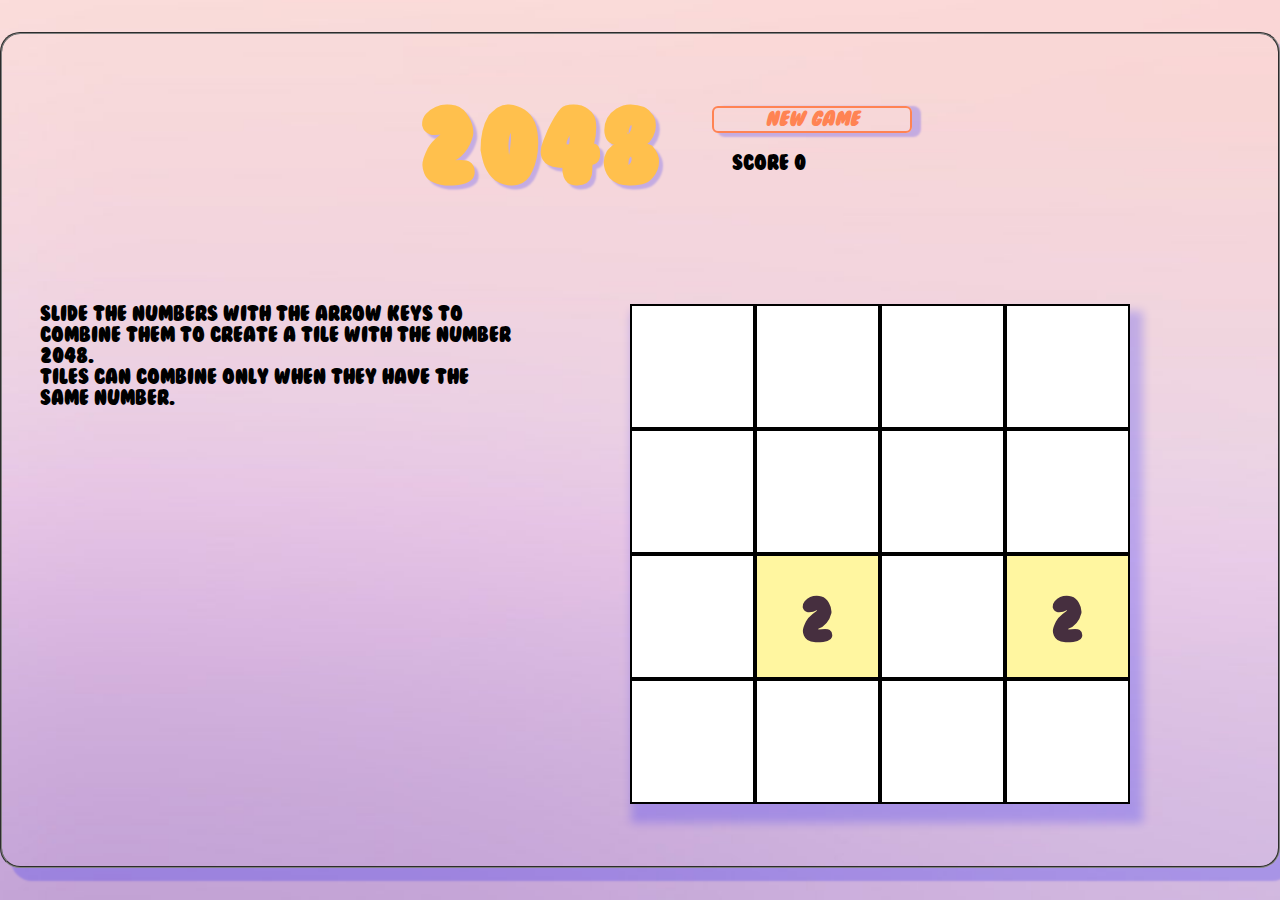
<file: Projet 1 _ 2048/index.html>
<!DOCTYPE html>
<html lang="en">
  <head>
    <meta charset="UTF-8" />
    <meta name="viewport" content="width=device-width, initial-scale=1.0" />
    <meta http-equiv="X-UA-Compatible" content="ie=edge" />
    <link rel="stylesheet" href="style.css" type="text/css" />
    <title>2048</title>
  </head>
  <body>
    <div class="game-container">
      <div class="rect">
        <header>
          <h1>2048</h1>
          <div id="game">
            <button id="btnNewGame" class="btn">New Game</button>
            <!-- <div id="bestScore">Best Score</div> -->
            <div id="score"></div>
          </div>
        </header>

        <div id="game-block">
          <div id="instruction">
            Slide the numbers with the arrow keys to combine them to create a
            tile with the number <span>2048</span>. <br />
            Tiles can combine only when they have the same number.
          </div>
        </div>
      </div>
    </div>
  </body>

  <script src="p5.js"></script>
  <script src="buton.js"></script>

  <script src="example.js"></script>
</html>
</file>
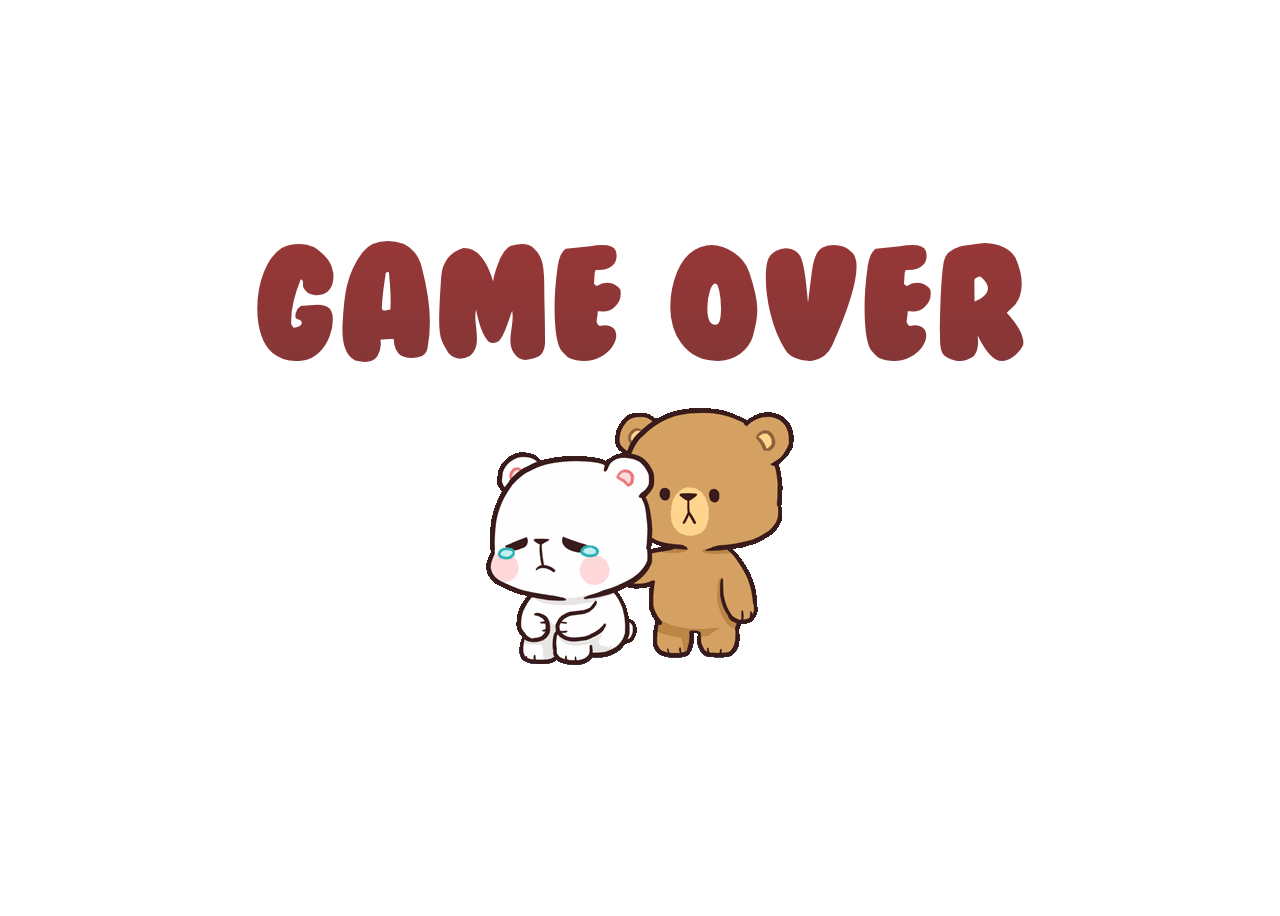
<file: Projet 1 _ 2048/gameover.html>
<!DOCTYPE html>
<html lang="en">
  <head>
    <meta charset="UTF-8" />
    <meta name="viewport" content="width=device-width, initial-scale=1.0" />
    <meta http-equiv="X-UA-Compatible" content="ie=edge" />
    <title>gameover</title>
    <link rel="stylesheet" href="style3.css" type="text/css" />
  </head>
  <body>
    <div class="gameover">
      GAME OVER
      <img src="./gifsad.gif" />
    </div>
  </body>
</html>
</file>
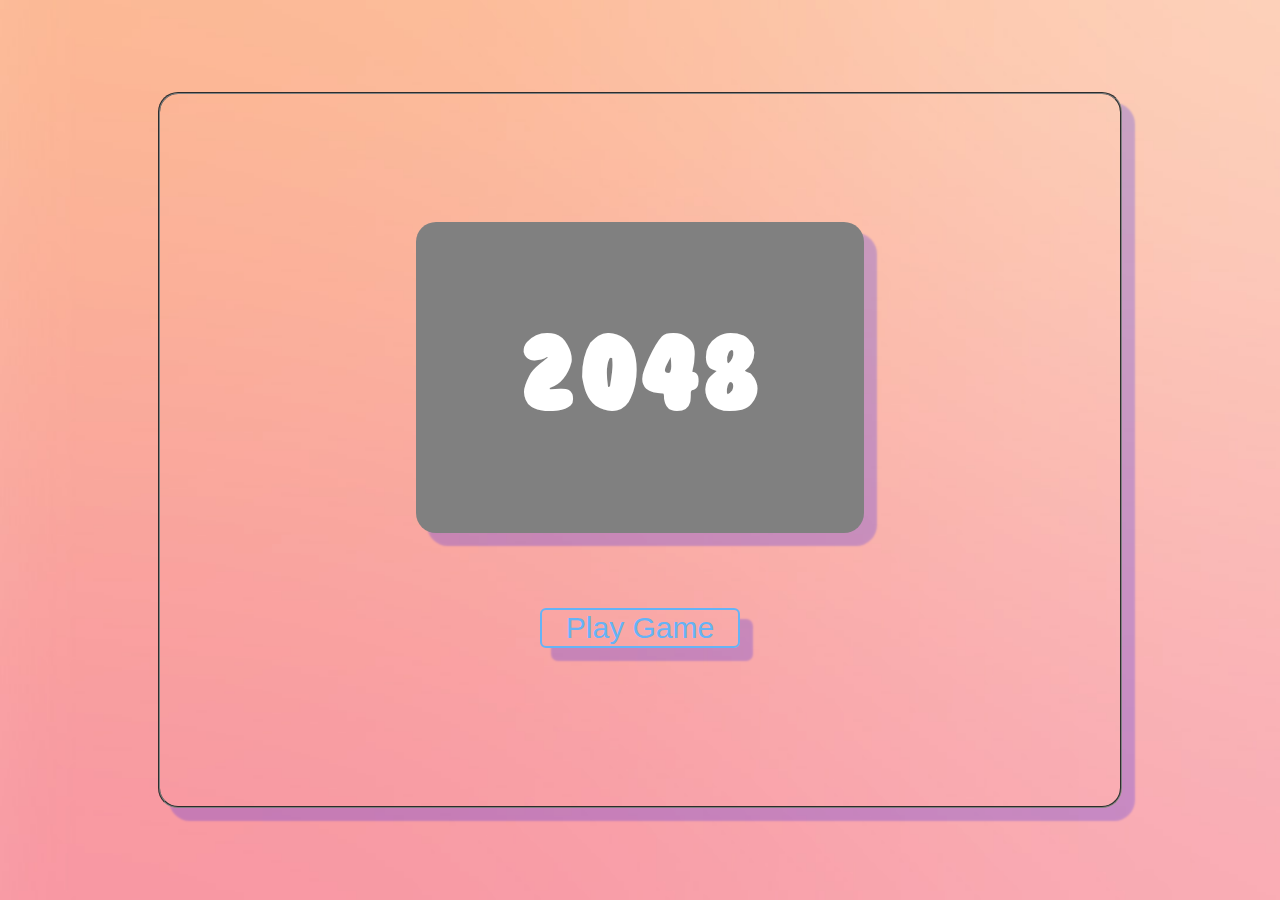
<file: Projet 1 _ 2048/welcome.html>
<!DOCTYPE html>
<html lang="en">
  <head>
    <meta charset="UTF-8" />
    <meta name="viewport" content="width=device-width, initial-scale=1.0" />
    <meta http-equiv="X-UA-Compatible" content="ie=edge" />
    <title>welcome</title>
    <link rel="stylesheet" href="style2.css" type="text/css" />
  </head>
  <body>
    <div class="full-page">
      <div class="big-container">
        <div class="gamecont">2048</div>
        <div class="case-play">
          <button class="btn1">
            <a href="./index.html" style="text-decoration:none ; color:#65b3f6"
              >Play Game</a
            >
          </button>
        </div>
      </div>
    </div>
  </body>
</html>
</file>
<file: Projet 1 _ 2048/style.css>
@font-face {
  font-family: "Bubblegum";
  src: url("./Bubblegum.ttf");
}
body {
  background: url("./649168.jpg");
  background-size: cover;
  background-attachment: fixed;
  font-family: "Bubblegum";
  margin: 0;
  display: flex;
  justify-content: center;
  align-items: center;
  flex-direction: column;
}
header {
  display: flex;
  justify-content: center;
  align-items: center;
  width: 400px;
  height: auto;
}
h1 {
  font-family: "Bubblegum";
  text-align: center;
  font-size: 100px;
  color: #ffc04d;
  margin: 50px;
  text-shadow: 4px 4px 2px rgba(0, 0, 255, 0.2);
}
#instruction {
  width: 40%;
  font-size: 20px;
}
.game-container {
  width: 100%;
  height: 100vh;
  display: flex;
  justify-content: center;
  align-items: center;
  flex-direction: column;
}
.btn {
  color: #ff8353;
  background: transparent;
  border: 2px solid #ff8353;
  border-radius: 6px;
  width: 200px;
  height: auto;
  font-size: 20px;
  font-style: oblique;
  font-family: "Bubblegum";
  text-align: center;
  box-shadow: 7px 2px 2px 2px rgba(0, 0, 255, 0.2);
}

.btn:hover {
  background-color: #ff8353;
  color: white;
}

#game-block {
  display: flex;
  margin: 50px 0;
  padding: 0;
}
canvas {
  padding: 0;
  margin: auto;
  font-style: inherit;
  box-shadow: 7px 13px 9px 6px rgba(0, 0, 255, 0.2);
}

#score {
  padding: 20px;
  font-size: 20px;
}
.rect {
  display: flex;
  justify-content: center;
  align-items: center;
  padding: 1% 3%;
  flex-direction: column;
  border-radius: 20px;
  border: 2px groove #808080;
  box-shadow: 12px 12px 2px 1px rgba(0, 0, 255, 0.2);
}
</file>
<file: Projet 1 _ 2048/style3.css>
@font-face {
  font-family: "Bubblegum";
  src: url("./Bubblegum.ttf");
}
body {
  background: radial-gradient(#bba8a8 #ffffff);
}
.gameover {
  width: 100%;
  height: 100vh;
  display: flex;
  justify-content: center;
  align-items: center;
  font-family: "Bubblegum";
  display: flex;
  flex-direction: column;
  font-size: 150px;
  background: -webkit-linear-gradient(#bb3838, #333);
  -webkit-background-clip: text;
  -webkit-text-fill-color: transparent;
}

/* img {
  border: 2px groove #808080;
  box-shadow: 7px 2px 2px 2px rgba(0, 0, 255, 0.2);
} */
</file>
<file: Projet 1 _ 2048/style2.css>
@font-face {
  font-family: "Bubblegum";
  src: url("./Bubblegum.ttf");
}
body {
  background: url("./papers.co-sm57-shy-pastel-blur-gradation-red-29-wallpaper.jpg");
  background-size: cover;
  background-attachment: fixed;
  margin: 0;
  display: flex;
  flex-direction: column;
  font-family: "Bubblegum";
}
.full-page {
  width: 100%;
  height: 100vh;
  display: flex;
  justify-content: center;
  align-items: center;
}
.big-container {
  display: flex;
  justify-content: center;
  align-items: center;
  /* margin: 20% auto; */
  padding: 10% 20%;
  flex-direction: column;
  border-radius: 20px;
  border: 2px groove #808080;
  box-shadow: 12px 12px 2px 1px rgba(0, 0, 255, 0.2);
}

.gamecont {
  font-size: 100px;
  border: 2px groove transparent;
  padding: 100px;
  background: #808080;
  color: white;
  border-radius: 20px;
  box-shadow: 12px 12px 2px 1px rgba(0, 0, 255, 0.2);
}
.btn1 {
  color: #65b3f6;
  background: transparent;
  border: 2px solid #65b3f6;
  border-radius: 6px;
  width: 200px;
  height: auto;
  font-size: 30px;
  box-shadow: 12px 12px 2px 1px rgba(0, 0, 255, 0.2);
}

button:hover {
  background-color: #65b3f6;
  color: white;
}

.case-play {
  margin-top: 10%;
  padding: 30px;
}
</file>
